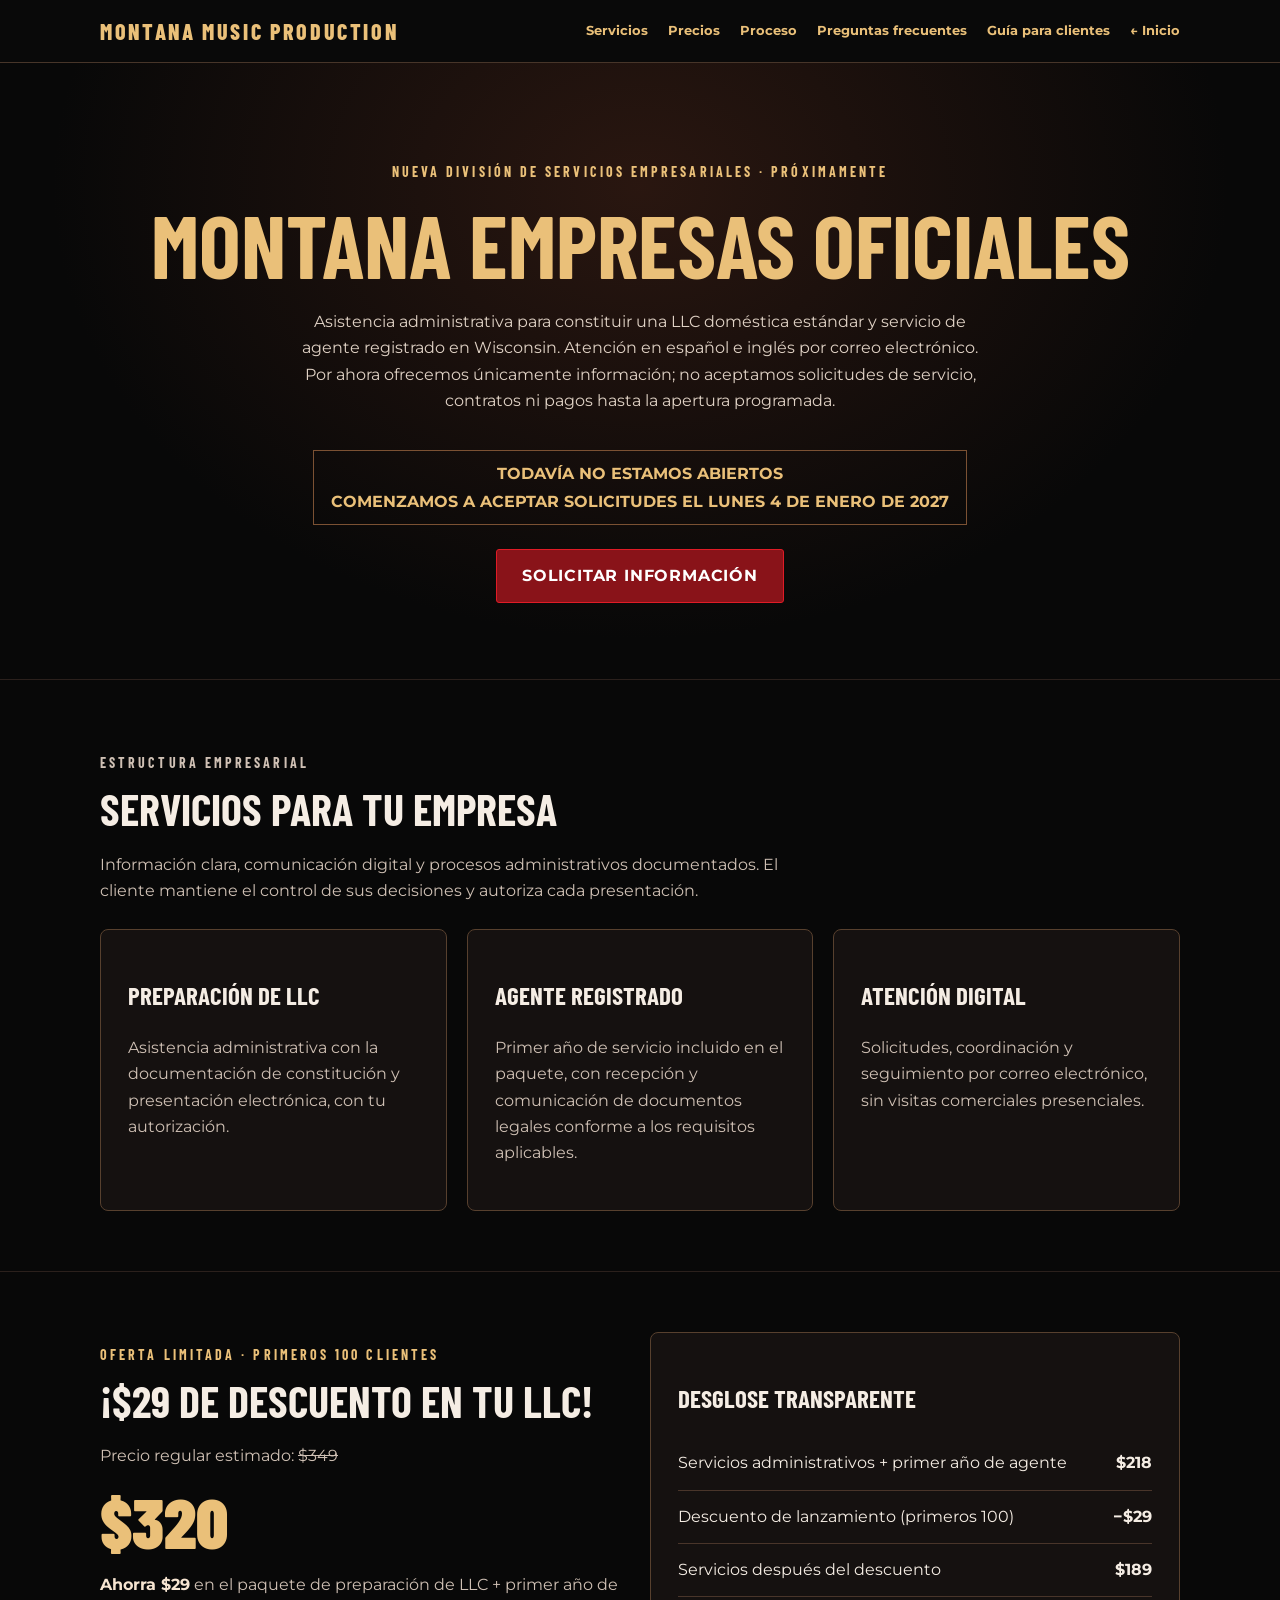
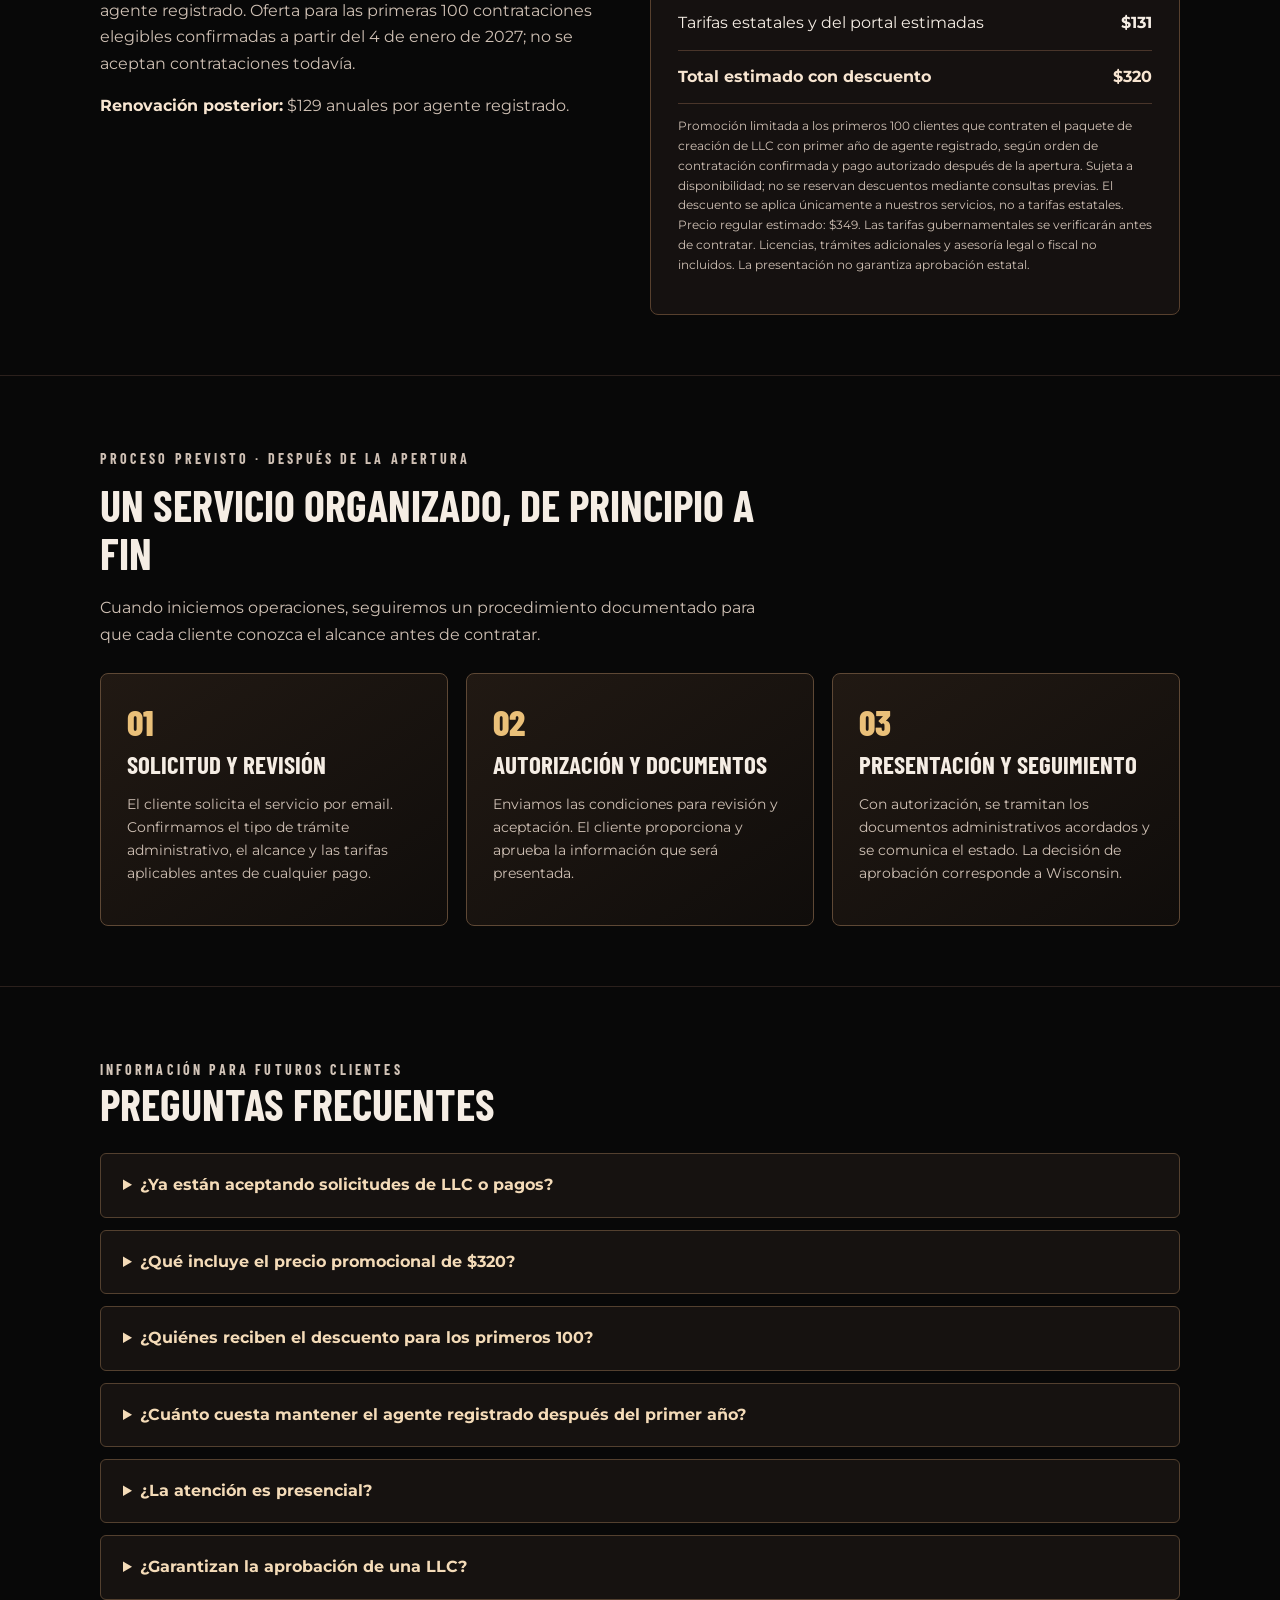
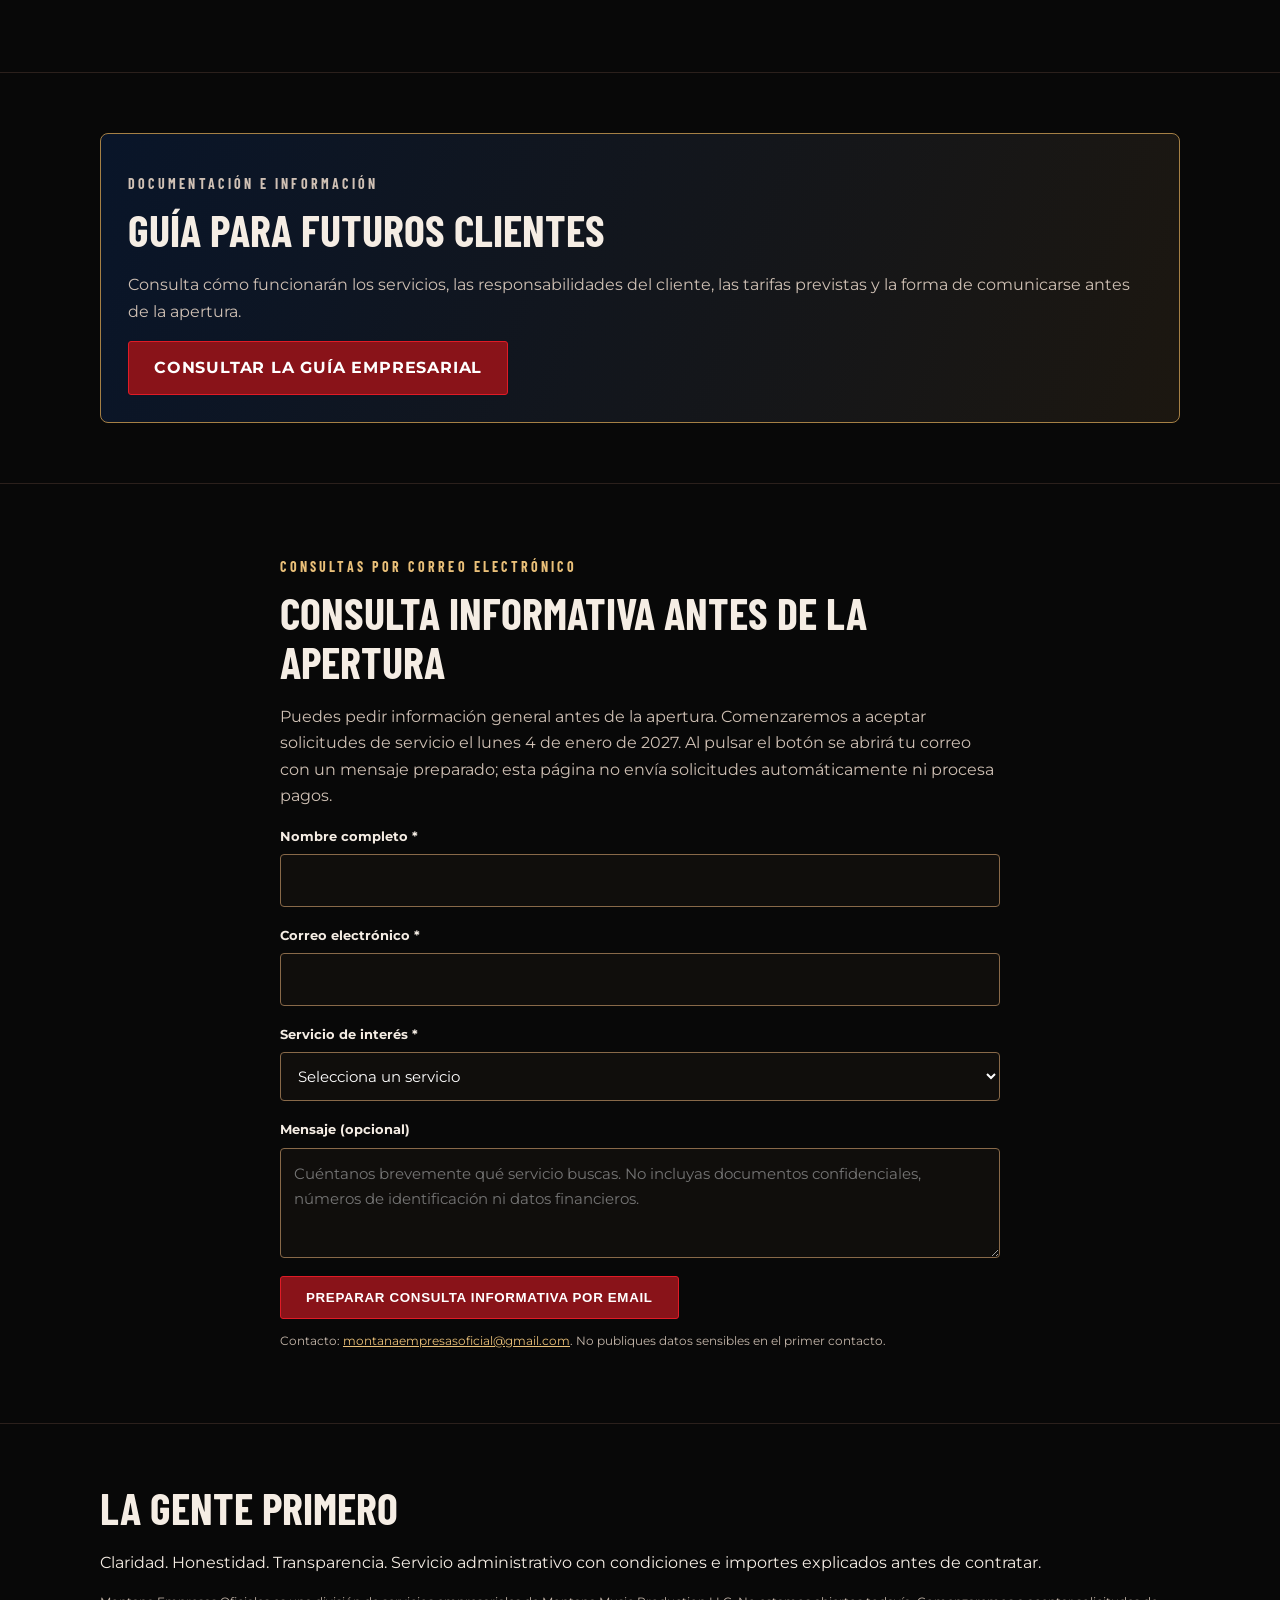
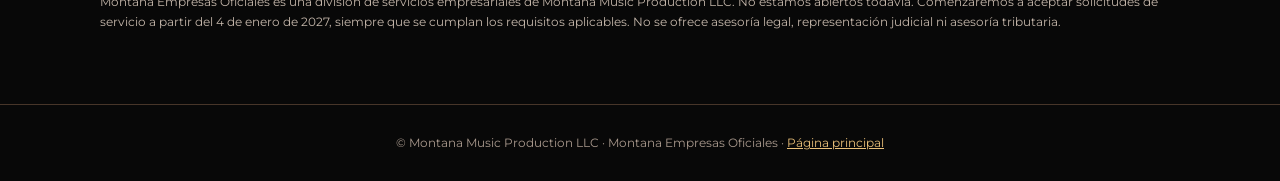
<file: servicios-empresariales/index.html>
<!doctype html>
<html lang="es">
<head>
<meta charset="utf-8"><meta name="viewport" content="width=device-width,initial-scale=1">
<meta name="description" content="Montana Empresas Oficiales: asistencia administrativa para LLC y agente registrado en Wisconsin. Solicita información por correo electrónico.">
<meta name="robots" content="index,follow">
<title>Montana Empresas Oficiales | Servicios empresariales</title>
<style>
@import url('https://fonts.googleapis.com/css2?family=Barlow+Condensed:wght@500;600;700;800;900&family=Montserrat:wght@400;500;600;700&display=swap');
:root{--gold:#eac079;--red:#e01b26;--muted:#b9aca2;--line:#473529}*{box-sizing:border-box}
body{margin:0;background:#080808;color:#f5ede4;font-family:Montserrat,Arial,sans-serif;line-height:1.65}
a{color:var(--gold)}.wrap{width:min(1080px,92%);margin:auto}
header{background:#090909;border-bottom:1px solid var(--line);padding:18px 0}
header .wrap{display:flex;align-items:center;justify-content:space-between;gap:15px}
.brand{text-decoration:none;color:var(--gold);font:800 22px 'Barlow Condensed',sans-serif;letter-spacing:.12em}
.home{font-size:13px;text-decoration:none}
.hero{padding:86px 0 76px;text-align:center;background:radial-gradient(ellipse at 50% 20%,#47231788,transparent 65%)}
.eyebrow{letter-spacing:.22em;text-transform:uppercase;color:var(--gold);font:700 14px 'Barlow Condensed',sans-serif}
h1,h2,h3{font-family:'Barlow Condensed',Impact,sans-serif;line-height:1.1;text-transform:uppercase}
h1{font-size:clamp(44px,8vw,88px);margin:16px 0;color:var(--gold)}
h2{font-size:clamp(30px,4vw,44px);margin:0 0 18px}h3{font-size:25px}
.lead{max-width:690px;margin:0 auto 24px;color:#e0d2c5}
.date{display:inline-block;padding:9px 17px;border:1px solid #7b5133;color:var(--gold);font-weight:700;margin:12px 0 24px}
.btn{display:inline-block;border:1px solid var(--red);background:#891319;color:#fff;text-decoration:none;padding:13px 25px;font-weight:700;text-transform:uppercase;letter-spacing:.05em;border-radius:3px}
.btn:hover,.btn:focus-visible{background:#b12129}.section{padding:60px 0;border-top:1px solid #2b201c}
.grid{display:grid;grid-template-columns:repeat(3,1fr);gap:20px}.panel{padding:27px;background:#151110;border:1px solid #57402e;border-radius:8px}
.panel p,.muted{color:#cfc0b4}.price{font:900 70px 'Barlow Condensed',sans-serif;color:var(--gold);line-height:1}
table{width:100%;border-collapse:collapse}td{border-bottom:1px solid #49352a;padding:13px 0}td:last-child{text-align:right;font-weight:700}
strong{color:#f7e5d1}.fine{font-size:12px;color:#c4b6aa}
.form-wrap{max-width:720px;margin:auto}.field{display:flex;flex-direction:column;gap:7px;margin-bottom:18px}
label{font-weight:700;font-size:13px}input,select,textarea{width:100%;border:1px solid #886949;border-radius:4px;background:#100e0c;color:#fff;padding:13px;font:inherit;font-size:15px}
textarea{min-height:110px}input:focus,select:focus,textarea:focus{outline:2px solid var(--gold)}
small{display:block;color:#cbbcaf}footer{padding:28px 0;border-top:1px solid var(--line);text-align:center;font-size:12px;color:#a9998d}
@media(max-width:720px){.grid{grid-template-columns:1fr}.hero{padding:55px 0}.section{padding:40px 0}header .wrap{flex-direction:column}}

/* Corporate service presentation */
:focus-visible{outline:3px solid var(--gold);outline-offset:4px} .corp-nav{display:flex;gap:20px;flex-wrap:wrap;align-items:center}.corp-nav a{text-decoration:none;font-size:13px;font-weight:700} .corp-nav a:hover{text-decoration:underline}.section-head{max-width:690px;margin-bottom:25px}.section-head p{color:#cfc0b4}.steps{counter-reset:step;display:grid;grid-template-columns:repeat(3,minmax(0,1fr));gap:18px}.step{position:relative;padding:26px;border:1px solid #5e4835;background:linear-gradient(145deg,#211913,#100d0b);border-radius:8px}.step::before{counter-increment:step;content:'0' counter(step);display:block;color:var(--gold);font:800 36px 'Barlow Condensed',sans-serif}.step h3{margin:8px 0 12px}.step p{color:#cfc0b4;font-size:14px}.faq details{background:#161210;border:1px solid #53402f;border-radius:6px;margin:12px 0;padding:18px 22px}.faq summary{cursor:pointer;color:#f4dbb8;font-weight:700}.faq p{color:#d2c4b8;margin:14px 0 2px}.trustline{border-left:3px solid var(--gold);padding-left:18px;color:#dbcfc2}.date{line-height:1.7}.eyebrow{font-weight:700}@media(max-width:720px){.corp-nav{justify-content:center}.steps{grid-template-columns:1fr}.step{padding:20px}}
</style>
</head>
<body>
<header><div class="wrap"><a class="brand" href="/">MONTANA MUSIC PRODUCTION</a><nav class="corp-nav" aria-label="Secciones de servicios"><a href="#servicios">Servicios</a><a href="#precios">Precios</a><a href="#proceso">Proceso</a><a href="#preguntas">Preguntas frecuentes</a><a href="guia-clientes.html">Guía para clientes</a><a class="home" href="/">← Inicio</a></nav></div></header>
<main>
<section class="hero"><div class="wrap">
<p class="eyebrow">Nueva división de servicios empresariales · PRÓXIMAMENTE</p>
<h1>Montana Empresas Oficiales</h1>
<p class="lead">Asistencia administrativa para constituir una LLC doméstica estándar y servicio de agente registrado en Wisconsin. Atención en español e inglés por correo electrónico. Por ahora ofrecemos únicamente información; no aceptamos solicitudes de servicio, contratos ni pagos hasta la apertura programada.</p>
<div class="date">TODAVÍA NO ESTAMOS ABIERTOS<br>COMENZAMOS A ACEPTAR SOLICITUDES EL LUNES 4 DE ENERO DE 2027</div><br>
<a class="btn" href="#solicitud">Solicitar información</a>
</div></section>
<section class="section" id="servicios"><div class="wrap">
<div class="section-head"><p class="eyebrow">Estructura empresarial</p><h2>Servicios para tu empresa</h2><p>Información clara, comunicación digital y procesos administrativos documentados. El cliente mantiene el control de sus decisiones y autoriza cada presentación.</p></div>
<div class="grid">
<article class="panel"><h3>Preparación de LLC</h3><p>Asistencia administrativa con la documentación de constitución y presentación electrónica, con tu autorización.</p></article>
<article class="panel"><h3>Agente registrado</h3><p>Primer año de servicio incluido en el paquete, con recepción y comunicación de documentos legales conforme a los requisitos aplicables.</p></article>
<article class="panel"><h3>Atención digital</h3><p>Solicitudes, coordinación y seguimiento por correo electrónico, sin visitas comerciales presenciales.</p></article>
</div></div></section>
<section class="section" id="precios"><div class="wrap">
<div class="grid" style="grid-template-columns:repeat(auto-fit,minmax(280px,1fr));align-items:start">
<div><p class="eyebrow">Oferta limitada · primeros 100 clientes</p><h2>¡$29 de descuento en tu LLC!</h2><p class="muted">Precio regular estimado: <s>$349</s></p><div class="price">$320</div><p class="muted"><strong>Ahorra $29</strong> en el paquete de preparación de LLC + primer año de agente registrado. Oferta para las primeras 100 contrataciones elegibles confirmadas a partir del 4 de enero de 2027; no se aceptan contrataciones todavía.</p><p class="muted"><strong>Renovación posterior:</strong> $129 anuales por agente registrado.</p></div>
<div class="panel"><h3>Desglose transparente</h3><table><tr><td>Servicios administrativos + primer año de agente</td><td>$218</td></tr><tr><td>Descuento de lanzamiento (primeros 100)</td><td>−$29</td></tr><tr><td>Servicios después del descuento</td><td>$189</td></tr><tr><td>Tarifas estatales y del portal estimadas</td><td>$131</td></tr><tr><td><strong>Total estimado con descuento</strong></td><td><strong>$320</strong></td></tr></table><p class="fine">Promoción limitada a los primeros 100 clientes que contraten el paquete de creación de LLC con primer año de agente registrado, según orden de contratación confirmada y pago autorizado después de la apertura. Sujeta a disponibilidad; no se reservan descuentos mediante consultas previas. El descuento se aplica únicamente a nuestros servicios, no a tarifas estatales. Precio regular estimado: $349. Las tarifas gubernamentales se verificarán antes de contratar. Licencias, trámites adicionales y asesoría legal o fiscal no incluidos. La presentación no garantiza aprobación estatal.</p></div>
</div></div></section>
<section class="section" id="proceso"><div class="wrap"><div class="section-head"><p class="eyebrow">Proceso previsto · después de la apertura</p><h2>Un servicio organizado, de principio a fin</h2><p>Cuando iniciemos operaciones, seguiremos un procedimiento documentado para que cada cliente conozca el alcance antes de contratar.</p></div><div class="steps"><article class="step"><h3>Solicitud y revisión</h3><p>El cliente solicita el servicio por email. Confirmamos el tipo de trámite administrativo, el alcance y las tarifas aplicables antes de cualquier pago.</p></article><article class="step"><h3>Autorización y documentos</h3><p>Enviamos las condiciones para revisión y aceptación. El cliente proporciona y aprueba la información que será presentada.</p></article><article class="step"><h3>Presentación y seguimiento</h3><p>Con autorización, se tramitan los documentos administrativos acordados y se comunica el estado. La decisión de aprobación corresponde a Wisconsin.</p></article></div></div></section>
<section class="section" id="preguntas"><div class="wrap faq"><div class="section-head"><p class="eyebrow">Información para futuros clientes</p><h2>Preguntas frecuentes</h2></div>
<details><summary>¿Ya están aceptando solicitudes de LLC o pagos?</summary><p>No. Todavía no estamos abiertos. La apertura está programada para el lunes 4 de enero de 2027. Antes de esa fecha solo atendemos consultas generales por correo electrónico.</p></details>
<details><summary>¿Qué incluye el precio promocional de $320?</summary><p>Es el total inicial estimado del paquete para los primeros 100 clientes elegibles: $189 en nuestros servicios después de descontar $29 y $131 en tarifas estatales y del portal estimadas. El precio regular estimado es $349. Las tarifas reales se confirmarán antes de contratar.</p></details>
<details><summary>¿Quiénes reciben el descuento para los primeros 100?</summary><p>Los primeros 100 clientes elegibles que completen una contratación confirmada del paquete de creación de LLC con primer año de agente registrado después de la apertura, según el orden de confirmación. Una consulta previa no reserva el descuento.</p></details>
<details><summary>¿Cuánto cuesta mantener el agente registrado después del primer año?</summary><p>La renovación prevista del servicio es de $129 anuales, comunicada al cliente antes de renovar. Otros trámites o tarifas gubernamentales no están incluidos.</p></details>
<details><summary>¿La atención es presencial?</summary><p>La atención comercial se coordina digitalmente por email, sin visitas de clientes. La función de agente registrado requiere un domicilio físico válido para recibir documentos legales cuando corresponda.</p></details>
<details><summary>¿Garantizan la aprobación de una LLC?</summary><p>No. La autoridad estatal determina la aceptación de los documentos. Este es un servicio de asistencia administrativa y no incluye asesoría legal, tributaria ni representación judicial.</p></details>
</div></section>
<section class="section"><div class="wrap"><div class="panel" style="background:linear-gradient(110deg,#091529,#1c1710);border-color:#a58045"><p class="eyebrow">Documentación e información</p><h2>Guía para futuros clientes</h2><p class="muted">Consulta cómo funcionarán los servicios, las responsabilidades del cliente, las tarifas previstas y la forma de comunicarse antes de la apertura.</p><a class="btn" href="guia-clientes.html">Consultar la guía empresarial</a></div></div></section>
<section class="section" id="solicitud"><div class="wrap form-wrap">
<p class="eyebrow">Consultas por correo electrónico</p><h2>Consulta informativa antes de la apertura</h2>
<p class="muted">Puedes pedir información general antes de la apertura. Comenzaremos a aceptar solicitudes de servicio el lunes 4 de enero de 2027. Al pulsar el botón se abrirá tu correo con un mensaje preparado; esta página no envía solicitudes automáticamente ni procesa pagos.</p>
<form id="interestForm">
<div class="field"><label for="name">Nombre completo *</label><input id="name" name="name" autocomplete="name" required maxlength="120"></div>
<div class="field"><label for="email">Correo electrónico *</label><input id="email" type="email" name="email" autocomplete="email" required maxlength="180"></div>
<div class="field"><label for="service">Servicio de interés *</label><select id="service" name="service" required><option value="">Selecciona un servicio</option><option>Creación de LLC + primer año de agente registrado</option><option>Agente registrado</option><option>Información general</option></select></div>
<div class="field"><label for="message">Mensaje (opcional)</label><textarea id="message" maxlength="1200" placeholder="Cuéntanos brevemente qué servicio buscas. No incluyas documentos confidenciales, números de identificación ni datos financieros."></textarea></div>
<button class="btn" type="submit">Preparar consulta informativa por email</button>
<p class="fine">Contacto: <a href="mailto:montanaempresasoficial@gmail.com">montanaempresasoficial@gmail.com</a>. No publiques datos sensibles en el primer contacto.</p>
</form>
</div></section>
<section class="section"><div class="wrap"><h2>La gente primero</h2><p>Claridad. Honestidad. Transparencia. Servicio administrativo con condiciones e importes explicados antes de contratar.</p><p class="fine">Montana Empresas Oficiales es una división de servicios empresariales de Montana Music Production LLC. No estamos abiertos todavía. Comenzaremos a aceptar solicitudes de servicio a partir del 4 de enero de 2027, siempre que se cumplan los requisitos aplicables. No se ofrece asesoría legal, representación judicial ni asesoría tributaria.</p></div></section>
</main>
<footer><div class="wrap">© Montana Music Production LLC · Montana Empresas Oficiales · <a href="/">Página principal</a></div></footer>
<script>
document.getElementById('interestForm').addEventListener('submit',function(event){
event.preventDefault();
if(!this.reportValidity())return;
const val=id=>document.getElementById(id).value.trim();
const subject='Solicitud de información — Montana Empresas Oficiales';
const body=['Hola, deseo información sobre sus servicios.','','Nombre: '+val('name'),'Correo: '+val('email'),'Servicio: '+val('service'),'Mensaje: '+(val('message')||'Sin mensaje adicional.'),'','Entiendo que el servicio aún no está abierto y que esta consulta no constituye una solicitud formal de servicio, contratación ni pago.'].join('\n');
window.location.href='mailto:montanaempresasoficial@gmail.com?subject='+encodeURIComponent(subject)+'&body='+encodeURIComponent(body);
});
</script></body></html>
</file>
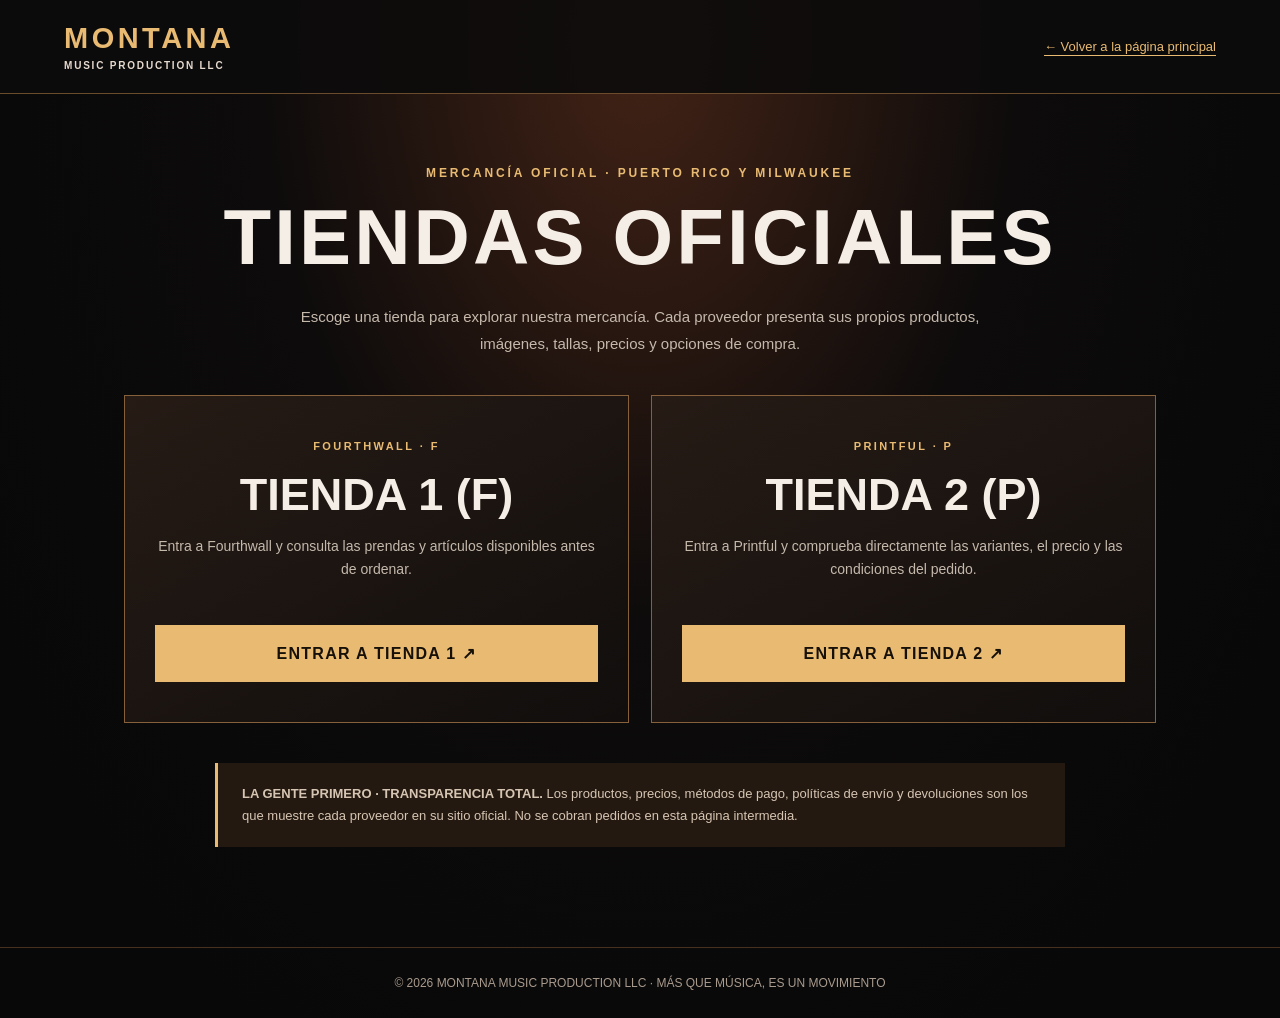
<file: tiendas.html>
<!doctype html>
<html lang="es">
<head>
<meta charset="utf-8">
<meta name="viewport" content="width=device-width, initial-scale=1">
<meta name="theme-color" content="#090909">
<meta name="robots" content="index,follow">
<meta name="description" content="Tiendas oficiales de Montana Music Production LLC: Fourthwall y Printful. Consulta productos, precios, envíos y paga directamente con el proveedor.">
<link rel="canonical" href="https://montanamusicproduction.com/tiendas.html">
<title>Tiendas Oficiales | Montana Music Production</title>
<style>
:root{--bg:#080808;--gold:#e9bb72;--ivory:#f5eee6;--muted:#c5b9ac}
*{box-sizing:border-box}
html{scroll-behavior:smooth}
body{margin:0;background:radial-gradient(ellipse at 50% 4%,#432316 0,#0d0b0b 42%,#080808 84%);font-family:Arial,Helvetica,sans-serif;color:var(--ivory);min-height:100vh}
a{color:inherit;text-decoration:none}
header{border-bottom:1px solid #6a4b2c;background:#0d0b0bea;padding:22px max(24px,5vw);display:flex;align-items:center;justify-content:space-between;gap:18px;flex-wrap:wrap}
.brand{color:var(--gold);font-size:clamp(20px,3vw,29px);font-weight:900;letter-spacing:.12em}
.brand small{display:block;color:#e7dacf;font-size:10px;letter-spacing:.18em;margin-top:5px}
.back{font-size:13px;color:var(--gold);text-decoration:underline;text-underline-offset:4px}
main{max-width:1080px;margin:auto;padding:72px 24px 100px;text-align:center}
.kicker{color:var(--gold);letter-spacing:.24em;font-size:12px;font-weight:800}
h1{font-size:clamp(42px,7vw,78px);line-height:1.02;margin:18px 0 25px;letter-spacing:.04em}
.intro{max-width:700px;color:var(--muted);line-height:1.8;margin:0 auto 38px;font-size:15px}
.cards{display:grid;grid-template-columns:repeat(2,minmax(0,1fr));gap:22px}
.card{padding:40px 30px;background:linear-gradient(150deg,#261b15,#110e0d);border:1px solid #85603b;text-align:center;transition:border-color .2s,transform .2s}
.card:hover{border-color:var(--gold);transform:translateY(-4px)}
.card .number{font-size:11px;letter-spacing:.22em;color:var(--gold);font-weight:800}
.card h2{font-size:clamp(30px,4vw,45px);margin:15px 0 12px}
.card p{line-height:1.7;color:var(--muted);font-size:14px;min-height:65px}
.cta{display:block;background:var(--gold);color:#171008;font-weight:900;letter-spacing:.08em;padding:17px 15px;margin-top:25px;border:2px solid var(--gold);text-transform:uppercase}
.cta:hover,.cta:focus-visible{background:#fff;border-color:#fff;outline:3px solid #8c6036;outline-offset:3px}
.notice{margin:40px auto 0;max-width:850px;text-align:left;border-left:3px solid var(--gold);background:#241910;padding:20px 24px;color:#d6c5b3;font-size:13px;line-height:1.7}
footer{border-top:1px solid #47311e;padding:28px 20px;text-align:center;color:#a99b8e;font-size:12px}
@media(max-width:650px){main{padding-top:48px}.cards{grid-template-columns:1fr}.card p{min-height:0}.card{padding:33px 20px}}
@media(prefers-reduced-motion:reduce){*{transition:none!important;scroll-behavior:auto!important}}
</style>
</head>
<body>
<header><a class="brand" href="index.html">MONTANA <small>MUSIC PRODUCTION LLC</small></a><a class="back" href="index.html">← Volver a la página principal</a></header>
<main>
<div class="kicker">MERCANCÍA OFICIAL · PUERTO RICO Y MILWAUKEE</div>
<h1>TIENDAS OFICIALES</h1>
<p class="intro">Escoge una tienda para explorar nuestra mercancía. Cada proveedor presenta sus propios productos, imágenes, tallas, precios y opciones de compra.</p>
<div class="cards">
<section class="card" aria-labelledby="store-f"><span class="number">FOURTHWALL · F</span><h2 id="store-f">TIENDA 1 (F)</h2><p>Entra a Fourthwall y consulta las prendas y artículos disponibles antes de ordenar.</p><a class="cta" href="https://montanaofficialstore-shop.fourthwall.com/" target="_blank" rel="noopener noreferrer" aria-label="Comprar en Tienda 1 Fourthwall">ENTRAR A TIENDA 1 ↗</a></section>
<section class="card" aria-labelledby="store-p"><span class="number">PRINTFUL · P</span><h2 id="store-p">TIENDA 2 (P)</h2><p>Entra a Printful y comprueba directamente las variantes, el precio y las condiciones del pedido.</p><a class="cta" href="https://montanaoficialstore2.printful.me/" target="_blank" rel="noopener noreferrer" aria-label="Comprar en Tienda 2 Printful">ENTRAR A TIENDA 2 ↗</a></section>
</div>
<div class="notice"><strong>LA GENTE PRIMERO · TRANSPARENCIA TOTAL.</strong> Los productos, precios, métodos de pago, políticas de envío y devoluciones son los que muestre cada proveedor en su sitio oficial. No se cobran pedidos en esta página intermedia.</div>
</main>
<footer>© 2026 MONTANA MUSIC PRODUCTION LLC · MÁS QUE MÚSICA, ES UN MOVIMIENTO</footer>
</body>
</html>
</file>
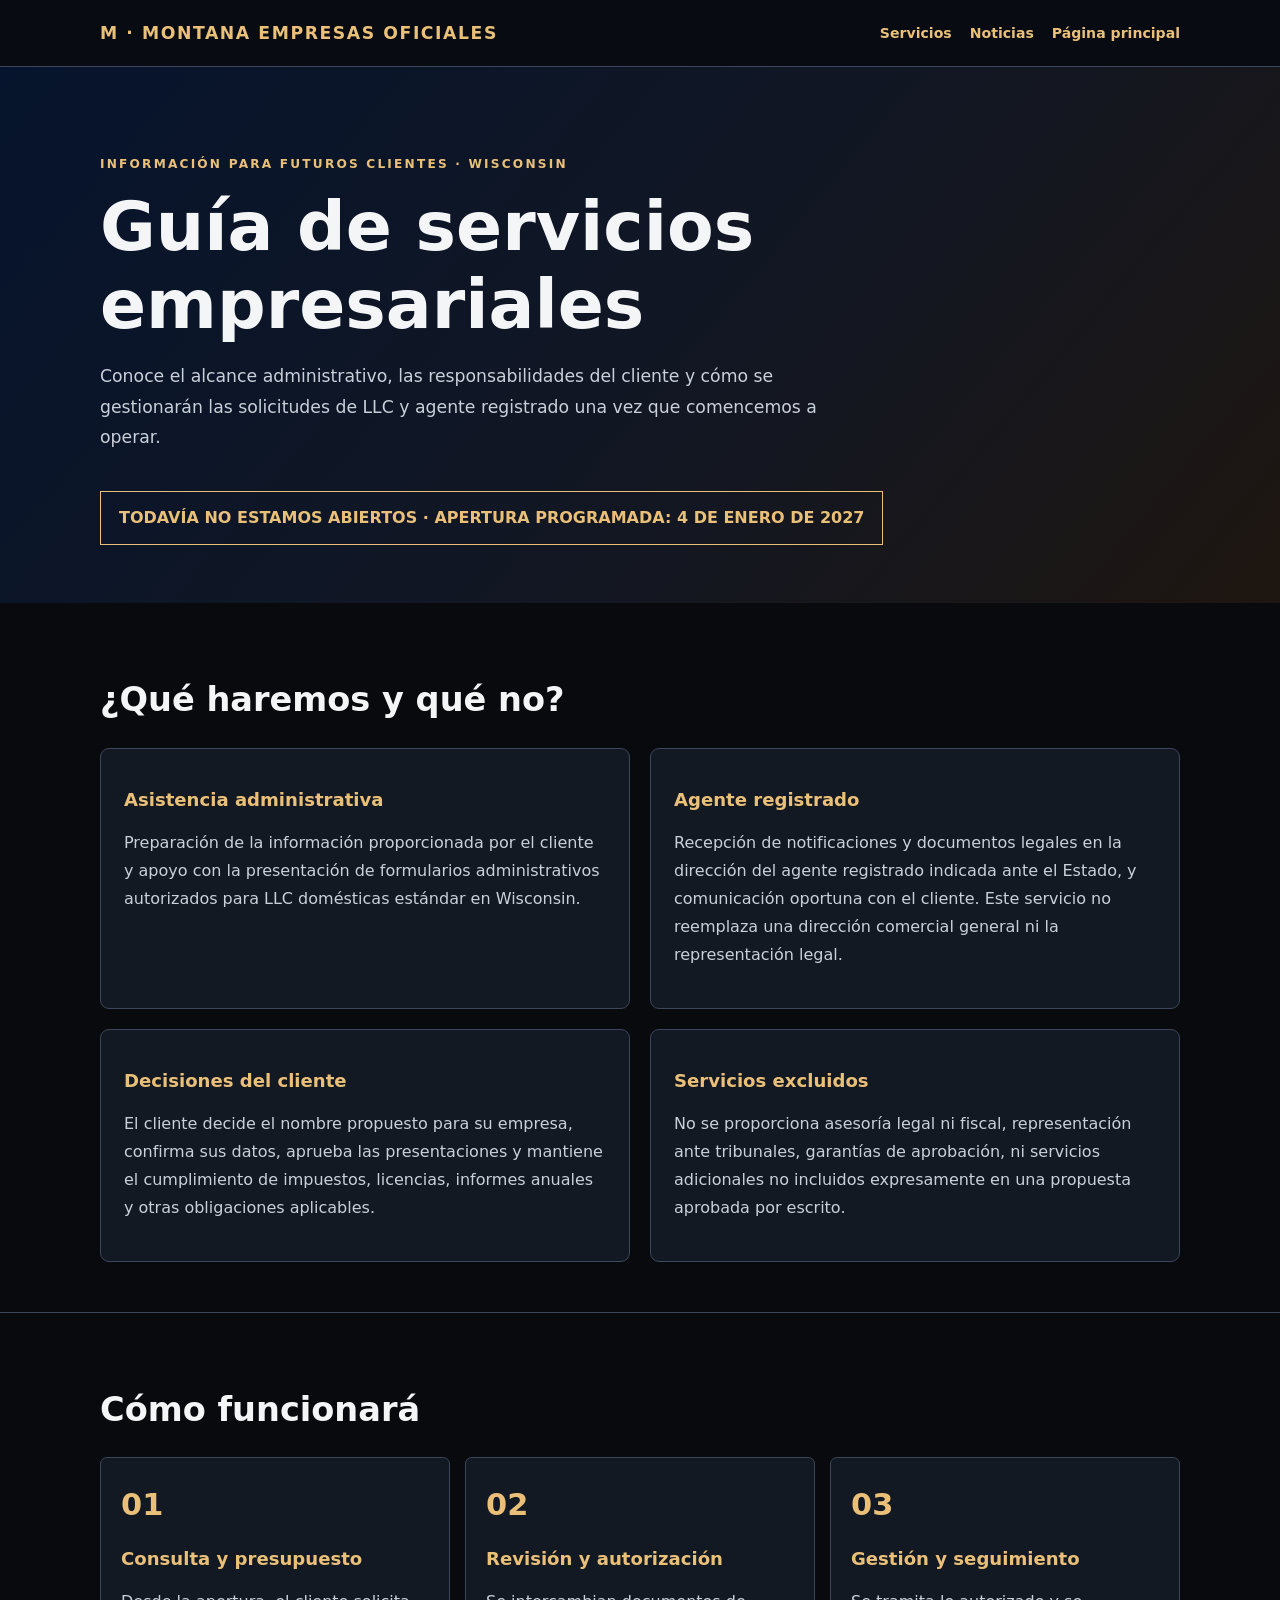
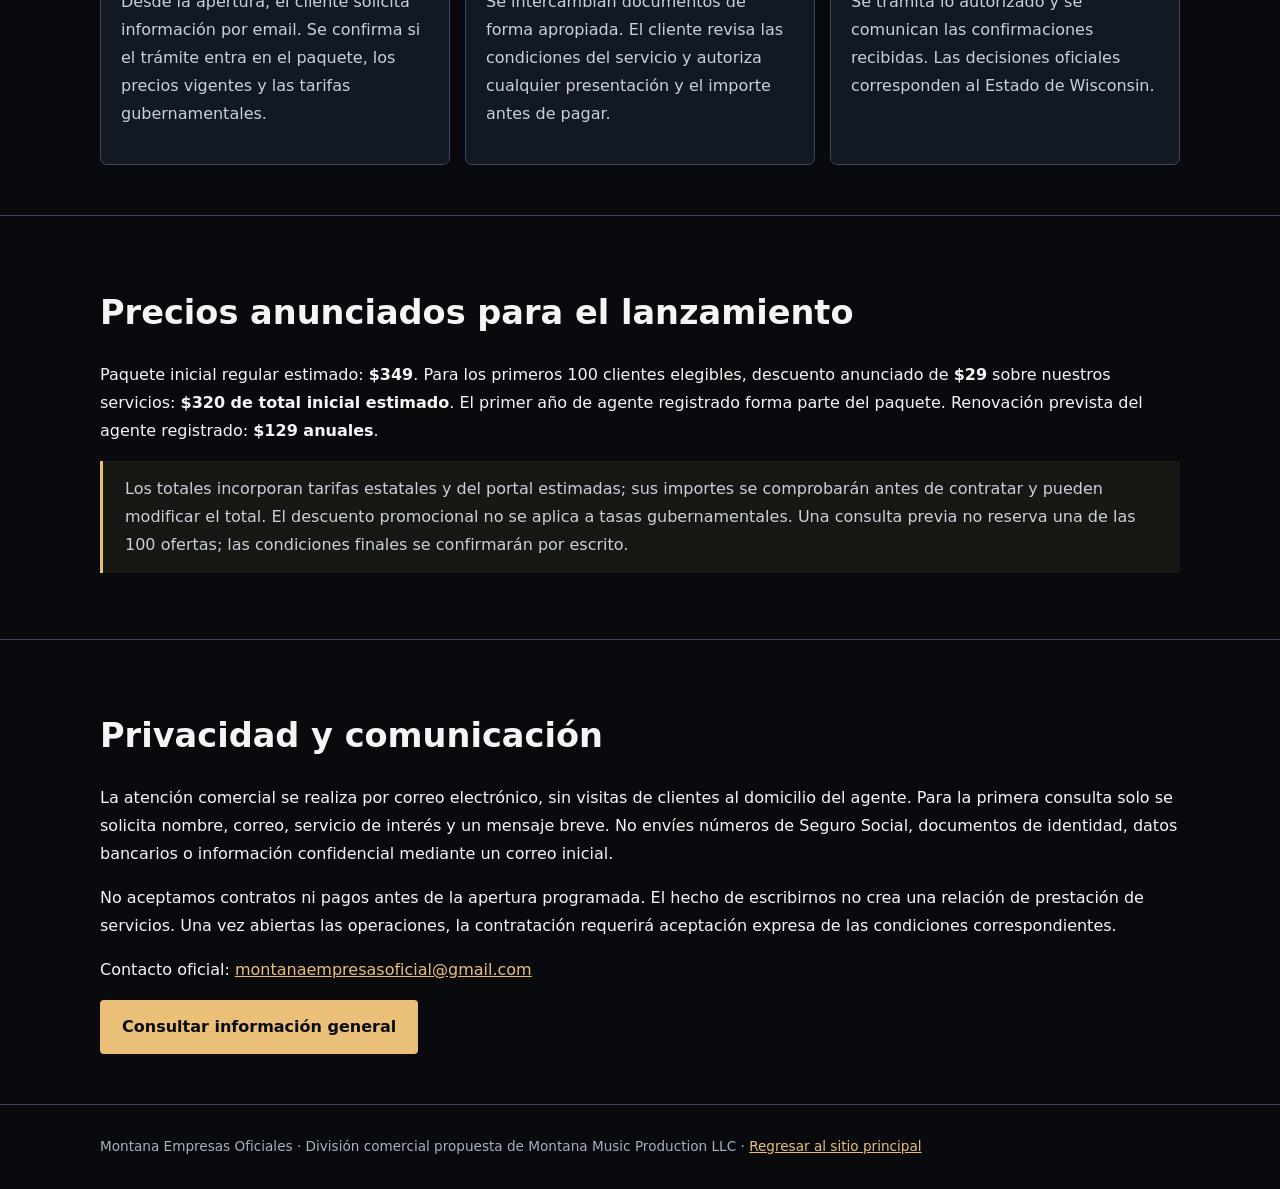
<file: servicios-empresariales/guia-clientes.html>
<!doctype html>
<html lang="es"><head><meta charset="utf-8"><meta name="viewport" content="width=device-width,initial-scale=1"><meta name="robots" content="index,follow"><meta name="description" content="Guía informativa para futuros clientes de Montana Empresas Oficiales: preparación de LLC y servicio de agente registrado en Wisconsin."><title>Guía para futuros clientes | Montana Empresas Oficiales</title>
<style>
:root{color-scheme:dark;--bg:#090a0d;--panel:#131923;--navy:#06142d;--gold:#eac079;--text:#f4f5f7;--muted:#c9d0da;--line:#3c465a}*{box-sizing:border-box}html{scroll-behavior:smooth}body{margin:0;background:var(--bg);color:var(--text);font:16px/1.75 system-ui,Arial,sans-serif}a{color:var(--gold)}.container{width:min(1080px,92%);margin:auto}header{padding:18px 0;border-bottom:1px solid var(--line);background:#080b12}.head{display:flex;align-items:center;justify-content:space-between;gap:18px;flex-wrap:wrap}.brand{font-weight:900;letter-spacing:.09em;font-size:1.08rem;text-decoration:none;color:var(--gold)}nav{display:flex;gap:18px;flex-wrap:wrap}nav a{text-decoration:none;font-weight:650;font-size:.88rem}.hero{padding:75px 0 58px;background:linear-gradient(130deg,var(--navy),#131722 60%,#1e1610)}.kicker{color:var(--gold);font-size:.76rem;font-weight:800;letter-spacing:.18em;text-transform:uppercase}h1,h2,h3{line-height:1.15}h1{font-size:clamp(2.25rem,6vw,4.25rem);margin:.6rem 0 1rem}h2{font-size:clamp(1.5rem,3vw,2.1rem)}h3{font-size:1.13rem;color:var(--gold)}.lead{max-width:760px;color:var(--muted);font-size:1.08rem}.status{display:inline-block;border:1px solid var(--gold);color:var(--gold);padding:12px 18px;margin-top:22px;font-weight:800}.section{padding:50px 0;border-bottom:1px solid var(--line)}.grid{display:grid;grid-template-columns:repeat(2,minmax(0,1fr));gap:20px}.card{background:var(--panel);border:1px solid var(--line);padding:23px;border-radius:9px}.card p{color:var(--muted)}.note{border-left:3px solid var(--gold);padding:14px 22px;background:#171713;color:var(--muted)}.steps{counter-reset:s;display:grid;grid-template-columns:repeat(3,1fr);gap:15px}.step{background:var(--panel);padding:20px;border:1px solid var(--line);border-radius:7px}.step:before{counter-increment:s;content:'0' counter(s);display:block;color:var(--gold);font-size:1.9rem;font-weight:900}.step p{color:var(--muted)}.btn{display:inline-block;background:var(--gold);color:#0a0d14;text-decoration:none;font-weight:800;padding:13px 22px;border-radius:4px}footer{padding:30px 0;color:#a7b0bf;font-size:.85rem}a:focus-visible{outline:3px solid #fff;outline-offset:4px}@media(max-width:760px){.grid,.steps{grid-template-columns:1fr}.hero{padding:50px 0}}
</style></head>
<body><header><div class="container head"><a class="brand" href="./">M · MONTANA EMPRESAS OFICIALES</a><nav aria-label="Navegación"><a href="./">Servicios</a><a href="../noticias.html">Noticias</a><a href="../">Página principal</a></nav></div></header>
<main><section class="hero"><div class="container"><p class="kicker">Información para futuros clientes · Wisconsin</p><h1>Guía de servicios empresariales</h1><p class="lead">Conoce el alcance administrativo, las responsabilidades del cliente y cómo se gestionarán las solicitudes de LLC y agente registrado una vez que comencemos a operar.</p><div class="status">TODAVÍA NO ESTAMOS ABIERTOS · APERTURA PROGRAMADA: 4 DE ENERO DE 2027</div></div></section>
<section class="section"><div class="container"><h2>¿Qué haremos y qué no?</h2><div class="grid"><article class="card"><h3>Asistencia administrativa</h3><p>Preparación de la información proporcionada por el cliente y apoyo con la presentación de formularios administrativos autorizados para LLC domésticas estándar en Wisconsin.</p></article><article class="card"><h3>Agente registrado</h3><p>Recepción de notificaciones y documentos legales en la dirección del agente registrado indicada ante el Estado, y comunicación oportuna con el cliente. Este servicio no reemplaza una dirección comercial general ni la representación legal.</p></article><article class="card"><h3>Decisiones del cliente</h3><p>El cliente decide el nombre propuesto para su empresa, confirma sus datos, aprueba las presentaciones y mantiene el cumplimiento de impuestos, licencias, informes anuales y otras obligaciones aplicables.</p></article><article class="card"><h3>Servicios excluidos</h3><p>No se proporciona asesoría legal ni fiscal, representación ante tribunales, garantías de aprobación, ni servicios adicionales no incluidos expresamente en una propuesta aprobada por escrito.</p></article></div></div></section>
<section class="section"><div class="container"><h2>Cómo funcionará</h2><div class="steps"><article class="step"><h3>Consulta y presupuesto</h3><p>Desde la apertura, el cliente solicita información por email. Se confirma si el trámite entra en el paquete, los precios vigentes y las tarifas gubernamentales.</p></article><article class="step"><h3>Revisión y autorización</h3><p>Se intercambian documentos de forma apropiada. El cliente revisa las condiciones del servicio y autoriza cualquier presentación y el importe antes de pagar.</p></article><article class="step"><h3>Gestión y seguimiento</h3><p>Se tramita lo autorizado y se comunican las confirmaciones recibidas. Las decisiones oficiales corresponden al Estado de Wisconsin.</p></article></div></div></section>
<section class="section"><div class="container"><h2>Precios anunciados para el lanzamiento</h2><p>Paquete inicial regular estimado: <strong>$349</strong>. Para los primeros 100 clientes elegibles, descuento anunciado de <strong>$29</strong> sobre nuestros servicios: <strong>$320 de total inicial estimado</strong>. El primer año de agente registrado forma parte del paquete. Renovación prevista del agente registrado: <strong>$129 anuales</strong>.</p><p class="note">Los totales incorporan tarifas estatales y del portal estimadas; sus importes se comprobarán antes de contratar y pueden modificar el total. El descuento promocional no se aplica a tasas gubernamentales. Una consulta previa no reserva una de las 100 ofertas; las condiciones finales se confirmarán por escrito.</p></div></section>
<section class="section"><div class="container"><h2>Privacidad y comunicación</h2><p>La atención comercial se realiza por correo electrónico, sin visitas de clientes al domicilio del agente. Para la primera consulta solo se solicita nombre, correo, servicio de interés y un mensaje breve. No envíes números de Seguro Social, documentos de identidad, datos bancarios o información confidencial mediante un correo inicial.</p><p>No aceptamos contratos ni pagos antes de la apertura programada. El hecho de escribirnos no crea una relación de prestación de servicios. Una vez abiertas las operaciones, la contratación requerirá aceptación expresa de las condiciones correspondientes.</p><p>Contacto oficial: <a href="mailto:montanaempresasoficial@gmail.com">montanaempresasoficial@gmail.com</a></p><a class="btn" href="./#solicitud">Consultar información general</a></div></section></main>
<footer><div class="container">Montana Empresas Oficiales · División comercial propuesta de Montana Music Production LLC · <a href="../">Regresar al sitio principal</a></div></footer></body></html>
</file>
